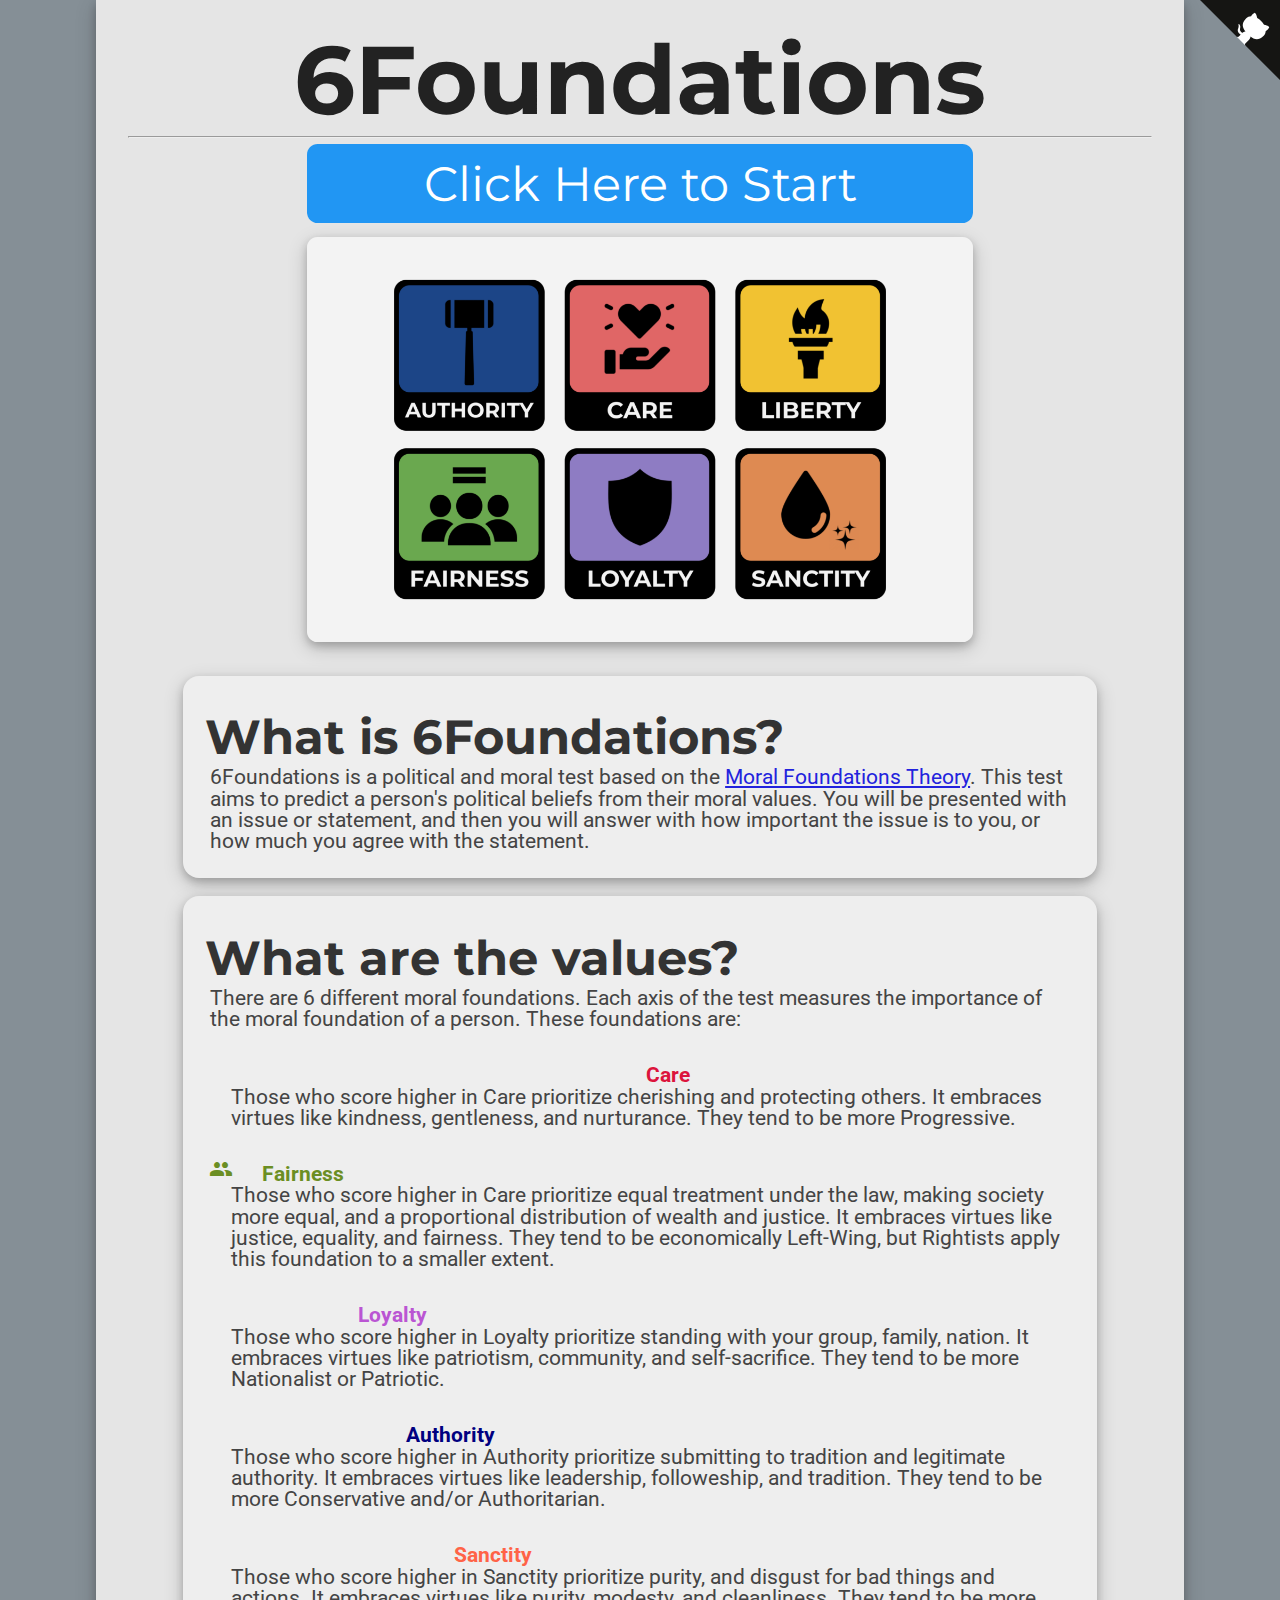
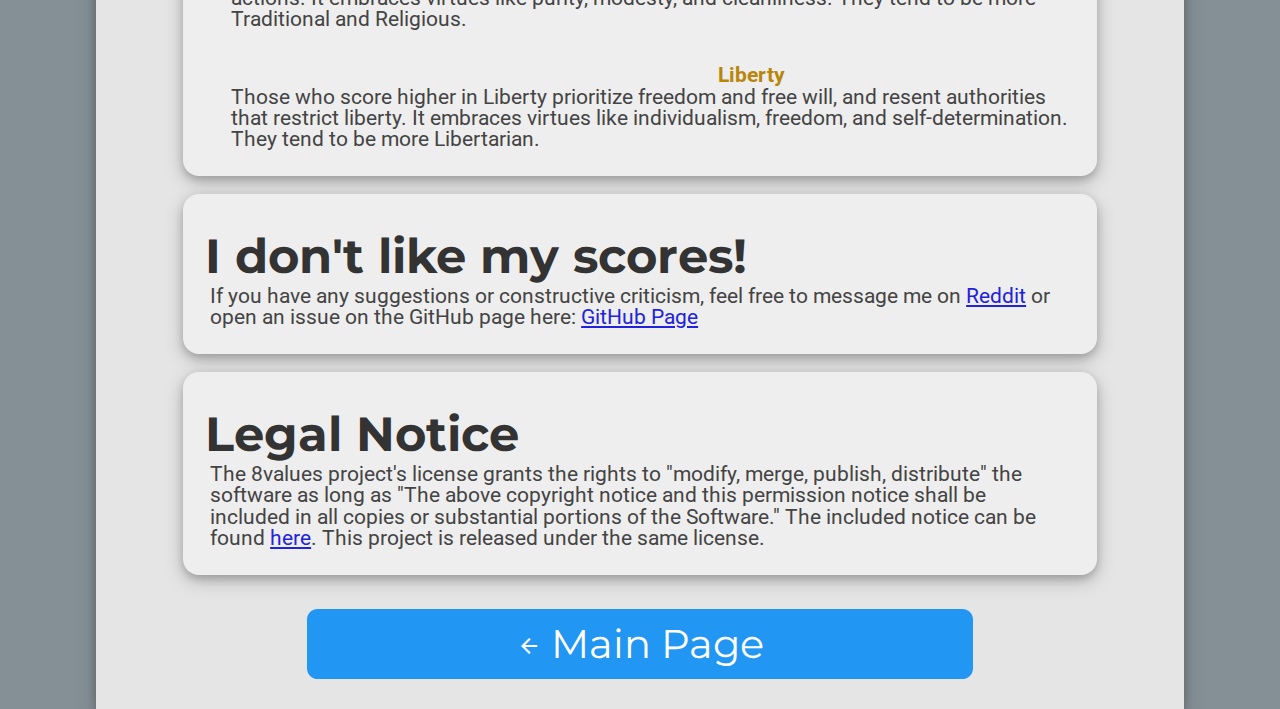
<file: index.html>
<head>
<link href="https://fonts.googleapis.com/icon?family=Material+Icons" rel="stylesheet">
<link href="https://fonts.googleapis.com/css?family=Montserrat:300,400,700|Roboto:400,700" rel="stylesheet">
<link href='style.css' rel='stylesheet' type='text/css'>
<title>6Foundations</title>
<link rel="icon" type="x-icon" href="icon.png">
<link rel="shortcut icon" type="x-icon" href="icon.png">
<meta charset="utf-8">
<script async src="//pagead2.googlesyndication.com/pagead/js/adsbygoogle.js"></script>

<!-- Global site tag (gtag.js) - Google Analytics -->
<script async src="https://www.googletagmanager.com/gtag/js?id=G-V4164VB57K"></script>
<script>
  window.dataLayer = window.dataLayer || [];
  function gtag(){dataLayer.push(arguments);}
  gtag('js', new Date());

  gtag('config', 'G-V4164VB57K');
</script>
  
</head>
<body>
<a href="https://github.com/valuestests/valuestests.github.io" class="github-corner" aria-label="View source on Github"><svg width="80" height="80" viewBox="0 0 250 250" style="fill:#151513; color:#fff; position: absolute; top: 0; border: 0; right: 0;" aria-hidden="true"><path d="M0,0 L115,115 L130,115 L142,142 L250,250 L250,0 Z"></path><path d="M128.3,109.0 C113.8,99.7 119.0,89.6 119.0,89.6 C122.0,82.7 120.5,78.6 120.5,78.6 C119.2,72.0 123.4,76.3 123.4,76.3 C127.3,80.9 125.5,87.3 125.5,87.3 C122.9,97.6 130.6,101.9 134.4,103.2" fill="currentColor" style="transform-origin: 130px 106px;" class="octo-arm"></path><path d="M115.0,115.0 C114.9,115.1 118.7,116.5 119.8,115.4 L133.7,101.6 C136.9,99.2 139.9,98.4 142.2,98.6 C133.8,88.0 127.5,74.4 143.8,58.0 C148.5,53.4 154.0,51.2 159.7,51.0 C160.3,49.4 163.2,43.6 171.4,40.1 C171.4,40.1 176.1,42.5 178.8,56.2 C183.1,58.6 187.2,61.8 190.9,65.4 C194.5,69.0 197.7,73.2 200.1,77.6 C213.8,80.2 216.3,84.9 216.3,84.9 C212.7,93.1 206.9,96.0 205.4,96.6 C205.1,102.4 203.0,107.8 198.3,112.5 C181.9,128.9 168.3,122.5 157.7,114.1 C157.9,116.9 156.7,120.9 152.7,124.9 L141.0,136.5 C139.8,137.7 141.6,141.9 141.8,141.8 Z" fill="currentColor" class="octo-body"></path></svg></a><style>.github-corner:hover .octo-arm{animation:octocat-wave 560ms ease-in-out}@keyframes octocat-wave{0%,100%{transform:rotate(0)}20%,60%{transform:rotate(-25deg)}40%,80%{transform:rotate(10deg)}}@media (max-width:500px){.github-corner:hover .octo-arm{animation:none}.github-corner .octo-arm{animation:octocat-wave 560ms ease-in-out}}</style>
<h1>6Foundations</h1>
<hr>
<button class="button" onclick="location.href='/6foundations/instructions.html';" style="font-size:36pt;">Click Here to Start</button>
<img src="values.png" class="center values"></img>

<br> <div class="element">
<h2>What is 6Foundations?</h2>
    <p>6Foundations is a political and moral test based on the <a href="https://en.wikipedia.org/wiki/Moral_foundations_theory">Moral Foundations Theory</a>. This test aims to predict a person's political beliefs from their moral values. You will be presented with an issue or statement, and then you will answer with how important the issue is to you, or how much you agree with the statement.</p>
</div>

<br> <div class="element">
<h2>What are the values?</h2>
    <p>There are 6 different moral foundations. Each axis of the test measures the importance of the moral foundation of a person. These foundations are:</p> <br>
    
    <p class="value-description">⠀<b style="color:Crimson;"> <span class="material-icons">volunteer_activism</span> Care</b><br/>
        Those who score higher in Care prioritize cherishing and protecting others. It embraces virtues like kindness, gentleness, and nurturance. They tend to be more Progressive.</p>
<br>
    <p class="value-description">⠀<b style="color:OliveDrab;"> <span class="material-icons">groups</span> Fairness</b><br/>
        Those who score higher in Care prioritize equal treatment under the law, making society more equal, and a proportional distribution of wealth and justice. It embraces virtues like justice, equality, and fairness. They tend to be economically Left-Wing, but Rightists apply this foundation to a smaller extent.</p>
<br>
    <p class="value-description">⠀<b style="color:MediumOrchid;"> <span class="material-icons">shield</span> Loyalty</b><br/>
        Those who score higher in Loyalty prioritize standing with your group, family, nation. It embraces virtues like patriotism, community, and self-sacrifice. They tend to be more Nationalist or Patriotic.</p>
<br>
    <p class="value-description">⠀<b style="color:Navy;"> <span class="material-icons">hardware</span> Authority</b><br/>
        Those who score higher in Authority prioritize submitting to tradition and legitimate authority. It embraces virtues like leadership, followeship, and tradition. They tend to be more Conservative and/or Authoritarian.</p>
<br>
    <p class="value-description">⠀<b style="color:Tomato;"> <span class="material-icons">water_drop</span> Sanctity</b><br/>
        Those who score higher in Sanctity prioritize purity, and disgust for bad things and actions. It embraces virtues like purity, modesty, and cleanliness. They tend to be more Traditional and Religious.</p>
<br>
    <p class="value-description">⠀<b style="color:DarkGoldenRod;"> <span class="material-icons">local_fire_department</span> Liberty</b><br/>
        Those who score higher in Liberty prioritize freedom and free will, and resent authorities that restrict liberty. It embraces virtues like individualism, freedom, and self-determination. They tend to be more Libertarian. </p>  
</div><br>

<div class="element">
<h2>I don't like my scores!</h2>
    <p>If you have any suggestions or constructive criticism, feel free to message me on <a href="https://www.reddit.com/user/u01aua1">Reddit</a> or open an issue on the GitHub page here: <a href="https://github.com/politicaltests/politicaltests.github.io">GitHub Page</a></p>
</div> <br>
 
<div class="element">
<h2>Legal Notice</h2>
<p> The 8values project's license grants the rights to "modify, merge, publish, distribute" the software as long as "The above copyright notice and this permission notice shall be included in
all copies or substantial portions of the Software." The included notice can be found <a href="LICENSE">here</a>. This project is released under the same license.</p>
</div> 

<br> <br>
<button class="button" onclick="location.href='https://politicaltests.github.io/';" style="font-size:30pt;"><span class="material-icons">arrow_back</span> Main Page</button>

</body>
</file>
<file: style.css>
html {
    background: #858f96;
    padding: 0px;
}
body {
    width: 80%;
    min-height: calc(100vh - 4em);
    margin: 0 auto;
    padding: 2em;
    background-color: rgba(229, 229, 229, 1);
    box-shadow: 0 4px 8px 0 rgba(0, 0, 0, 0.2), 0 6px 20px 0 rgba(0, 0, 0, 0.19);
}
p {
    color: #444444;
    font-family: 'Roboto', sans-serif;
    font-size: 16pt;
    line-height: 1;
    margin: 4pt;
}
div.element {
    width: 85%;
    padding: 16pt;
    background-color: #EEEEEE;
    box-shadow: 0 4px 8px 0 rgba(0, 0, 0, 0.2), 0 6px 20px 0 rgba(0, 0, 0, 0.19);
    border-radius: 16px;
    margin: auto;
}
a {
    color: #2222DD;
}
a:hover {
    color: #5b5b5b;
}
p.value-description {
    text-indent: -16pt;
    margin-left: 20pt;
}
p.question {
    margin: 16pt auto;
    color: #333333;
    font-family: 'Montserrat', sans-serif;
    font-weight: normal;
    width: 70%;
    min-width: 500pt;
    min-height: 144pt;
    background-color: #eeeeee;
    padding: 16pt;
    border-radius: 16pt;
    font-size: 36pt;
    display: flex;
    justify-content: center;
    align-items: center;
    text-align: center;
    box-shadow: 0 4px 8px 0 rgba(0, 0, 0, 0.2), 0 6px 20px 0 rgba(0, 0, 0, 0.19);
} 
p.quiz-topic {
    color: #333333;
    font-family: 'Montserrat', sans-serif;
    font-weight: normal;
    font-size: 30pt;
    justify-content: center;
    align-items: center;
    text-align: center;
    text-decoration: overline;
    font-style: italic;
}
h1 {
    color: #222222;
    font-family: 'Montserrat', sans-serif;
    font-size: 72pt;
    text-align: center;
    line-height: 72pt;
    margin-top: 0pt;
    margin-bottom: 0pt;
}
h2 {
    color: #333333;
    font-family: 'Montserrat', sans-serif;
    font-size: 36pt;
    line-height: 36pt;
    margin-top: 12pt;
    margin-bottom: 0pt;
}
h3 {
    color: #333333;
    font-family: 'Montserrat', sans-serif;
}
li {
    font-size: 16pt;
    text-indent: 16pt;
}
a {
    font-family: inherit;
}
img.center {
    display: block;
    margin: 1em auto;
    width: 50%;
    min-width: 500pt;
}
img.values {
    border-radius: 8pt;
    display: block;
    width: 60%;
    box-shadow: 0 4px 8px 0 rgba(0, 0, 0, 0.2), 0 6px 20px 0 rgba(0, 0, 0, 0.19);
}
.button {
    background-color: #2196f3;
    font-family: 'Montserrat', sans-serif;
    border: none;
    border-radius: 8pt;
    color: white;
    padding: 8pt;
    width: 50%;
    min-width: 500pt;
    text-align: center;
    text-decoration: none;
    display: block;
    font-size: 24pt;
    margin: -2px auto;
    cursor: pointer;
}

.button:hover {
    box-shadow: 0 4px 8px 0 rgba(0, 0, 0, 0.2), 0 6px 20px 0 rgba(0, 0, 0, 0.19);
    border: 2px solid black;
    margin: -4px auto;
}  

.small_button, .small_button_off {
    background-color: #333;
    font-family: 'Montserrat', sans-serif;
    border: none;
    border-radius: 8pt;
    color: white;
    padding: 8pt;
    width: 10%;
    min-width: 100pt;
    text-align: center;
    text-decoration: none;
    display: block;
    font-size: 18pt;
    margin: -2px auto;
    cursor: pointer;
}
.small_button_off {
    background-color: #ddd;
    color: #888;
    border: 2px solid #888;
    cursor: not-allowed;
    margin: -4px auto;
}
div.axis {
    width: 100%;
    display: flex;
    align-items: center;
    justify-content: center;
}
div.bar {
    height: 36pt;
    line-height: 36pt;
    padding: 8pt;
    margin-top: 4pt;
    margin-bottom: 4pt;
    border-width: 4px;
    border-style: solid;
    border-color: #222222;
    background-color: #eeeeee;
    display: block;
    width: 50%;
}
div.text-wrapper {
    font-family: 'Montserrat', sans-serif;
    font-size: 36pt;
    font-weight: bold;
    line-height: 36pt;
    display: inline-block;
}
span.weight-300 {
    font-weight: 300;
}

/* Charts */
#donutChart {
    /* margin-left: auto;
    margin-right: auto; */
    border-style: none;
    max-width: 550px;
    max-height: 600px;
    margin: auto;
}
div.donutDiv {
 /*   display: inline-block;
    width: 50%;*/
    flex-basis: 50%;
}
#radarChart {
    /* margin-left: auto;
    margin-right: auto; */
    border-style: none;
    max-width: 550px;
    max-height: 600px;
    margin: auto;
}
div.radarDiv {
   /* float: right;
    display: inline-block;
    width: 50%;*/
    flex-basis: 50%;
}

#ChartDiv {
    white-space: nowrap; 
    display: flex;
    justify-content: space-around;
    flex-wrap: wrap;
    flex-direction: row;
}

/* Values */
div.care {
    background-color: #e06666;
    text-align: left;
    border-radius: 5px 0px 0px 5px;
    margin-left: 8px;
    color: #b03a2e; 
}
div.fairness {
    background-color: #6aa84f;
    text-align: left;
    border-radius: 5px 0px 0px 5px;
    margin-left: 8px;
    color: #1e8449;
}
div.loyalty {
    background-color: #8e7cc3;
    text-align: left;
    border-radius: 5px 0px 0px 5px;
    margin-left: 8px;
    color: #6c3483;
}
div.authority {
    background-color: #1c4587;
    text-align: left;
    border-radius: 5px 0px 0px 5px;
    margin-left: 8px;
    color: #3472d5;
}
div.sanctity {
    background-color: #de8a52;
    text-align: left;
    border-radius: 5px 0px 0px 5px;
    margin-left: 8px;
    color: #af601a;
}
div.liberty {
    background-color: #f1c232;
    text-align: left;
    border-radius: 5px 0px 0px 5px;
    margin-left: 8px;
    color: #b7950b;
}
div.nocare, div.nofair, div.noloyal, div.noauth, div.nosanc, div.nolib {
    background-color: #A9A9A9;
    text-align: right;
    border-left-style: none;
    border-radius: 0px 5px 5px 0px;
    color: rgba(0, 0, 0, 0);
}
span.weight-300 {
    font-weight: 300;
}
canvas:not(#donutChart, #radarChart) {
    border-color: #444444;
    border-style: solid;
    border-width: 2px;
    border-radius: 8pt;
    display: block;
    margin: 8pt;
    margin-left: auto;
    margin-right: auto;
    margin-bottom: -1%;
    min-width: 20%;
    max-width: 50%;
}

/* TOOLTIP */
.tooltip {
  position: relative;
  display: inline-block;
  border-bottom: 1px dotted black;
}

.tooltip .tooltiptext {
  visibility: hidden;
  width: 300px;
  background-color: #555;
  color: #fff;
  font-family: 'Montserrat', sans-serif;
  text-align: center;
  border-radius: 6px;
  padding: 5px 0;
  position: absolute;
  z-index: 1;
  bottom: 125%;
  left: 50%;
  margin-left: -150px;
  opacity: 0;
  transition: opacity 0.3s;
}

.tooltip .tooltiptext::after {
  content: "";
  position: absolute;
  top: 100%;
  left: 50%;
  border-width: 5px;
  border-style: solid;
  border-color: #555 transparent transparent transparent;
  margin: 0 auto;
}

.tooltip:hover .tooltiptext {
  visibility: visible;
  opacity: 1;
}

p.tool {
   color: #333333;
   font-family: 'Montserrat', sans-serif;
   display: flex;
   text-align: center;
}

.material-icons {
  font-family: 'Material Icons';
  font-weight: normal;
  font-style: normal;
  font-size: 24px;  /* Preferred icon size */
  display: inline-block;
  line-height: 1;
  text-transform: none;
  letter-spacing: normal;
  word-wrap: normal;
  white-space: nowrap;
  direction: ltr;

  /* Support for all WebKit browsers. */
  -webkit-font-smoothing: antialiased;
  /* Support for Safari and Chrome. */
  text-rendering: optimizeLegibility;

  /* Support for Firefox. */
  -moz-osx-font-smoothing: grayscale;

  /* Support for IE. */
  font-feature-settings: 'liga';
}

@media only screen and (orientation:portrait) and (-webkit-min-device-pixel-ratio: 2) {
  #ChartDiv {
      overflow: visible;
      max-height: none;
  },
  .donutDiv, .radarDiv {
     /* clear: both;
      display: block;
      width: 100%;*/
      flex-basis: 100%;
      margin: auto;
  }
@media only screen and (orientation:portrait) and (-webkit-min-device-pixel-ratio: 2) {
  body {
    width: auto;
  }
  html {
    background-color: rgba(229,229,229,1)
  }
  .button {
    min-width: 0px;
    max-width: 80%;
    width: 80%;
    font-size: 2.5em !important; 
    margin: 
  }
  p.question {
    min-height: 224px;
    min-width: 0px;
    max-width: 80%;
    width: auto;
    font-size: 3.5em !important;
  }
  .small_button, .small_button_off {
    font-size: 2em;
  }
}
</file>
